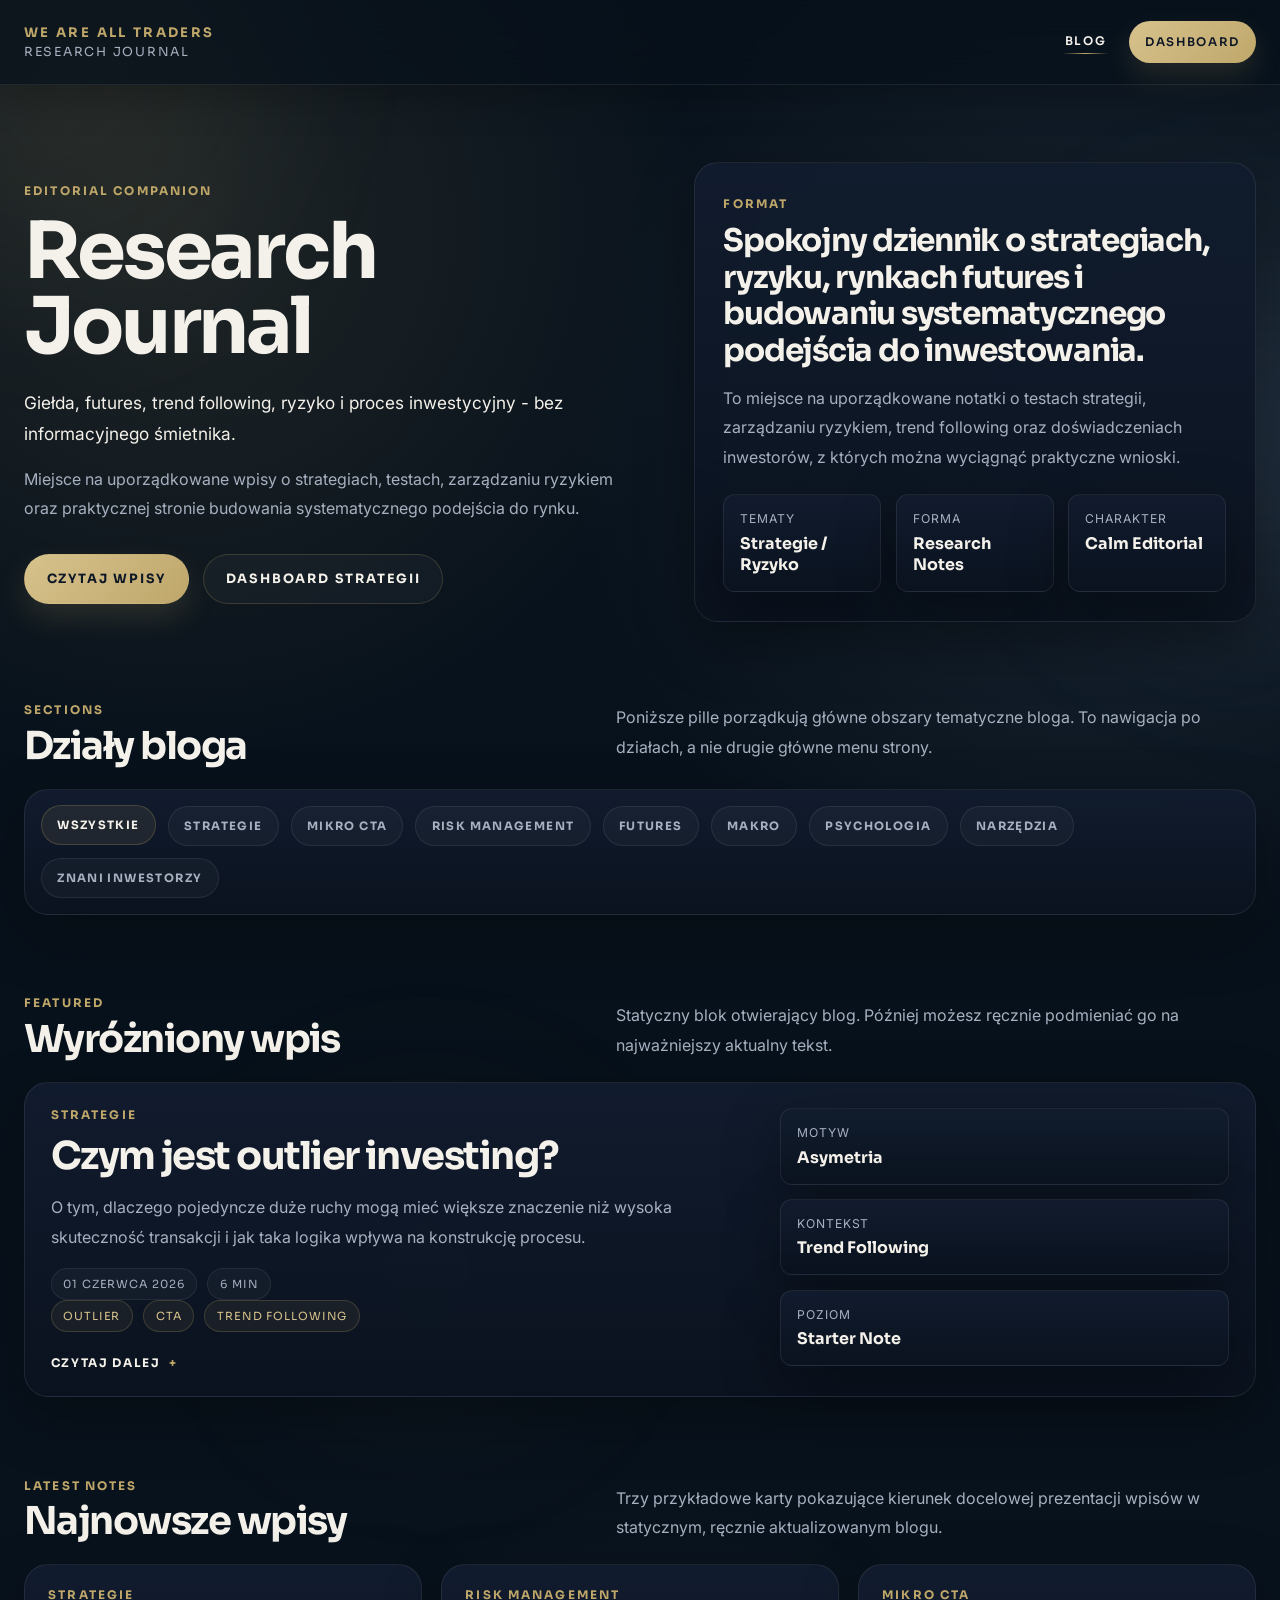
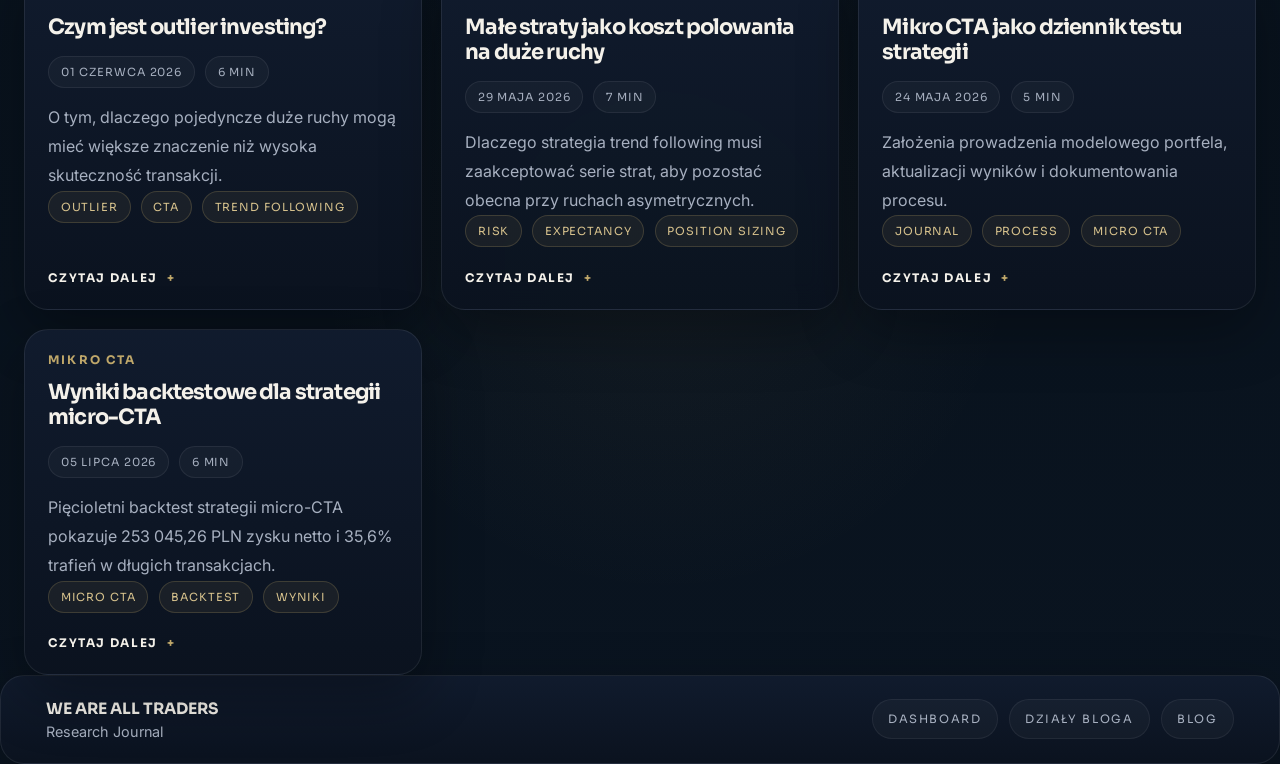
<file: blog/index.html>
<!DOCTYPE html>
<html lang="pl">
<head>
  <meta charset="UTF-8">
  <meta name="viewport" content="width=device-width, initial-scale=1.0">
  <title>Research Journal | WE ARE ALL TRADERS</title>
  <meta name="description" content="Research Journal WE ARE ALL TRADERS: strategie, testy, risk management i proces inwestycyjny bez informacyjnego śmietnika.">
  <meta property="og:title" content="Research Journal | WE ARE ALL TRADERS">
  <meta property="og:description" content="Czysta, statyczna sekcja blogowa o strategiach, futures, ryzyku i procesie inwestycyjnym.">
  <meta property="og:type" content="website">
  <meta property="og:url" content="https://wearealltraders.pl/blog/">
  <meta property="og:site_name" content="WE ARE ALL TRADERS">
  <link rel="preconnect" href="https://fonts.googleapis.com">
  <link rel="preconnect" href="https://fonts.gstatic.com" crossorigin>
  <link href="https://fonts.googleapis.com/css2?family=Inter:wght@400;500;600;700;800&family=Sora:wght@400;500;600;700;800&display=swap" rel="stylesheet">
  <link rel="stylesheet" href="style-blog.css">
</head>
<body>
  <div class="blog-shell">
    <div class="ambient ambient-a"></div>
    <div class="ambient ambient-b"></div>
    <div class="ambient ambient-c"></div>

    <header class="site-header">
      <div class="container header-inner">
        <a class="brand" href="index.html" aria-label="Strona główna bloga">
          <span class="brand-mark">WE ARE ALL TRADERS</span>
          <span class="brand-sub">Research Journal</span>
        </a>

        <nav class="main-nav" aria-label="Główna nawigacja">
          <a href="index.html" class="is-active">Blog</a>
          <a href="../index.html" class="nav-cta">Dashboard</a>
        </nav>
      </div>
    </header>

    <main>
      <section class="masthead">
        <div class="container masthead-grid">
          <div class="masthead-copy">
            <span class="eyebrow">Editorial Companion</span>
            <h1>Research Journal</h1>
            <p class="masthead-lead">Giełda, futures, trend following, ryzyko i proces inwestycyjny - bez informacyjnego śmietnika.</p>
            <p class="masthead-text">Miejsce na uporządkowane wpisy o strategiach, testach, zarządzaniu ryzykiem oraz praktycznej stronie budowania systematycznego podejścia do rynku.</p>
            <div class="masthead-actions">
              <a class="button button-primary" href="#posts">Czytaj wpisy</a>
              <a class="button button-secondary" href="../index.html">Dashboard strategii</a>
            </div>
          </div>

          <aside class="masthead-panel">
            <span class="panel-kicker">Format</span>
            <h2>Spokojny dziennik o strategiach, ryzyku, rynkach futures i budowaniu systematycznego podejścia do inwestowania.</h2>
            <p>To miejsce na uporządkowane notatki o testach strategii, zarządzaniu ryzykiem, trend following oraz doświadczeniach inwestorów, z których można wyciągnąć praktyczne wnioski.</p>
            <div class="mini-metrics">
              <article class="metric-card">
                <span>Tematy</span>
                <strong>Strategie / Ryzyko</strong>
              </article>
              <article class="metric-card">
                <span>Forma</span>
                <strong>Research Notes</strong>
              </article>
              <article class="metric-card">
                <span>Charakter</span>
                <strong>Calm Editorial</strong>
              </article>
            </div>
          </aside>
        </div>
      </section>

      <section id="categories" class="categories-section">
        <div class="container">
          <div class="section-heading section-heading-compact">
            <div>
              <span class="eyebrow">Sections</span>
              <h2>Działy bloga</h2>
            </div>
            <p>Poniższe pille porządkują główne obszary tematyczne bloga. To nawigacja po działach, a nie drugie główne menu strony.</p>
          </div>

          <div class="pill-row">
            <a class="pill is-active" href="#posts">Wszystkie</a>
            <a class="pill" id="category-strategie" href="#posts">Strategie</a>
            <a class="pill" href="#posts">Mikro CTA</a>
            <a class="pill" href="#posts">Risk Management</a>
            <a class="pill" href="#posts">Futures</a>
            <a class="pill" href="#posts">Makro</a>
            <a class="pill" href="#posts">Psychologia</a>
            <a class="pill" href="#posts">Narzędzia</a>
            <a class="pill" id="category-znani-inwestorzy" href="#posts">Znani inwestorzy</a>
          </div>
        </div>
      </section>

      <section class="featured-section">
        <div class="container">
          <div class="section-heading">
            <div>
              <span class="eyebrow">Featured</span>
              <h2>Wyróżniony wpis</h2>
            </div>
            <p>Statyczny blok otwierający blog. Później możesz ręcznie podmieniać go na najważniejszy aktualny tekst.</p>
          </div>

          <article class="featured-card">
            <div class="featured-copy">
              <span class="category-badge">Strategie</span>
              <h3 class="featured-title">
                <a href="posts/sample-outlier-investing.html">Czym jest outlier investing?</a>
              </h3>
              <p class="featured-excerpt">O tym, dlaczego pojedyncze duże ruchy mogą mieć większe znaczenie niż wysoka skuteczność transakcji i jak taka logika wpływa na konstrukcję procesu.</p>
              <div class="meta-row">
                <span class="meta-chip">01 czerwca 2026</span>
                <span class="meta-chip">6 min</span>
              </div>
              <div class="tag-row">
                <span class="tag">Outlier</span>
                <span class="tag">CTA</span>
                <span class="tag">Trend Following</span>
              </div>
              <div class="card-footer">
                <a class="read-more" href="posts/sample-outlier-investing.html">Czytaj dalej <span>+</span></a>
              </div>
            </div>

            <aside class="featured-side">
              <article class="metric-card">
                <span>Motyw</span>
                <strong>Asymetria</strong>
              </article>
              <article class="metric-card">
                <span>Kontekst</span>
                <strong>Trend Following</strong>
              </article>
              <article class="metric-card">
                <span>Poziom</span>
                <strong>Starter Note</strong>
              </article>
            </aside>
          </article>
        </div>
      </section>

      <section id="posts" class="posts-section">
        <div class="container">
          <div class="section-heading">
            <div>
              <span class="eyebrow">Latest Notes</span>
              <h2>Najnowsze wpisy</h2>
            </div>
            <p>Trzy przykładowe karty pokazujące kierunek docelowej prezentacji wpisów w statycznym, ręcznie aktualizowanym blogu.</p>
          </div>

          <div class="posts-grid">
            <article class="post-card">
              <span class="category-badge">Strategie</span>
              <h3 class="post-title">
                <a href="posts/sample-outlier-investing.html">Czym jest outlier investing?</a>
              </h3>
              <div class="meta-row">
                <span class="meta-chip">01 czerwca 2026</span>
                <span class="meta-chip">6 min</span>
              </div>
              <p class="post-excerpt">O tym, dlaczego pojedyncze duże ruchy mogą mieć większe znaczenie niż wysoka skuteczność transakcji.</p>
              <div class="tag-row">
                <span class="tag">Outlier</span>
                <span class="tag">CTA</span>
                <span class="tag">Trend Following</span>
              </div>
              <div class="card-footer">
                <a class="read-more" href="posts/sample-outlier-investing.html">Czytaj dalej <span>+</span></a>
              </div>
            </article>

            <article class="post-card">
              <span class="category-badge">Risk Management</span>
              <h3 class="post-title">
                <a href="posts/sample-risk-management.html">Małe straty jako koszt polowania na duże ruchy</a>
              </h3>
              <div class="meta-row">
                <span class="meta-chip">29 maja 2026</span>
                <span class="meta-chip">7 min</span>
              </div>
              <p class="post-excerpt">Dlaczego strategia trend following musi zaakceptować serie strat, aby pozostać obecna przy ruchach asymetrycznych.</p>
              <div class="tag-row">
                <span class="tag">Risk</span>
                <span class="tag">Expectancy</span>
                <span class="tag">Position Sizing</span>
              </div>
              <div class="card-footer">
                <a class="read-more" href="posts/sample-risk-management.html">Czytaj dalej <span>+</span></a>
              </div>
            </article>

            <article class="post-card">
              <span class="category-badge">Mikro CTA</span>
              <h3 class="post-title">
                <a href="posts/sample-micro-cta.html">Mikro CTA jako dziennik testu strategii</a>
              </h3>
              <div class="meta-row">
                <span class="meta-chip">24 maja 2026</span>
                <span class="meta-chip">5 min</span>
              </div>
              <p class="post-excerpt">Założenia prowadzenia modelowego portfela, aktualizacji wyników i dokumentowania procesu.</p>
              <div class="tag-row">
                <span class="tag">Journal</span>
                <span class="tag">Process</span>
                <span class="tag">Micro CTA</span>
              </div>
              <div class="card-footer">
                <a class="read-more" href="posts/sample-micro-cta.html">Czytaj dalej <span>+</span></a>
              </div>
            </article>

            <article class="post-card">
              <span class="category-badge">Mikro CTA</span>
              <h3 class="post-title">
                <a href="posts/wyniki-backtestowe-micro-cta.html">Wyniki backtestowe dla strategii micro-CTA</a>
              </h3>
              <div class="meta-row">
                <span class="meta-chip">05 lipca 2026</span>
                <span class="meta-chip">6 min</span>
              </div>
              <p class="post-excerpt">Pięcioletni backtest strategii micro-CTA pokazuje 253 045,26 PLN zysku netto i 35,6% trafień w długich transakcjach.</p>
              <div class="tag-row">
                <span class="tag">Micro CTA</span>
                <span class="tag">Backtest</span>
                <span class="tag">Wyniki</span>
              </div>
              <div class="card-footer">
                <a class="read-more" href="posts/wyniki-backtestowe-micro-cta.html">Czytaj dalej <span>+</span></a>
              </div>
            </article>
          </div>
        </div>
      </section>
    </main>

    <footer class="site-footer">
      <div class="container footer-inner">
        <div class="footer-copy">
          <strong>WE ARE ALL TRADERS</strong>
          <span>Research Journal</span>
        </div>

        <div class="footer-links">
          <a href="../index.html">Dashboard</a>
          <a href="#categories">Działy bloga</a>
          <a href="index.html">Blog</a>
        </div>
      </div>
    </footer>
  </div>
</body>
</html>
</file>
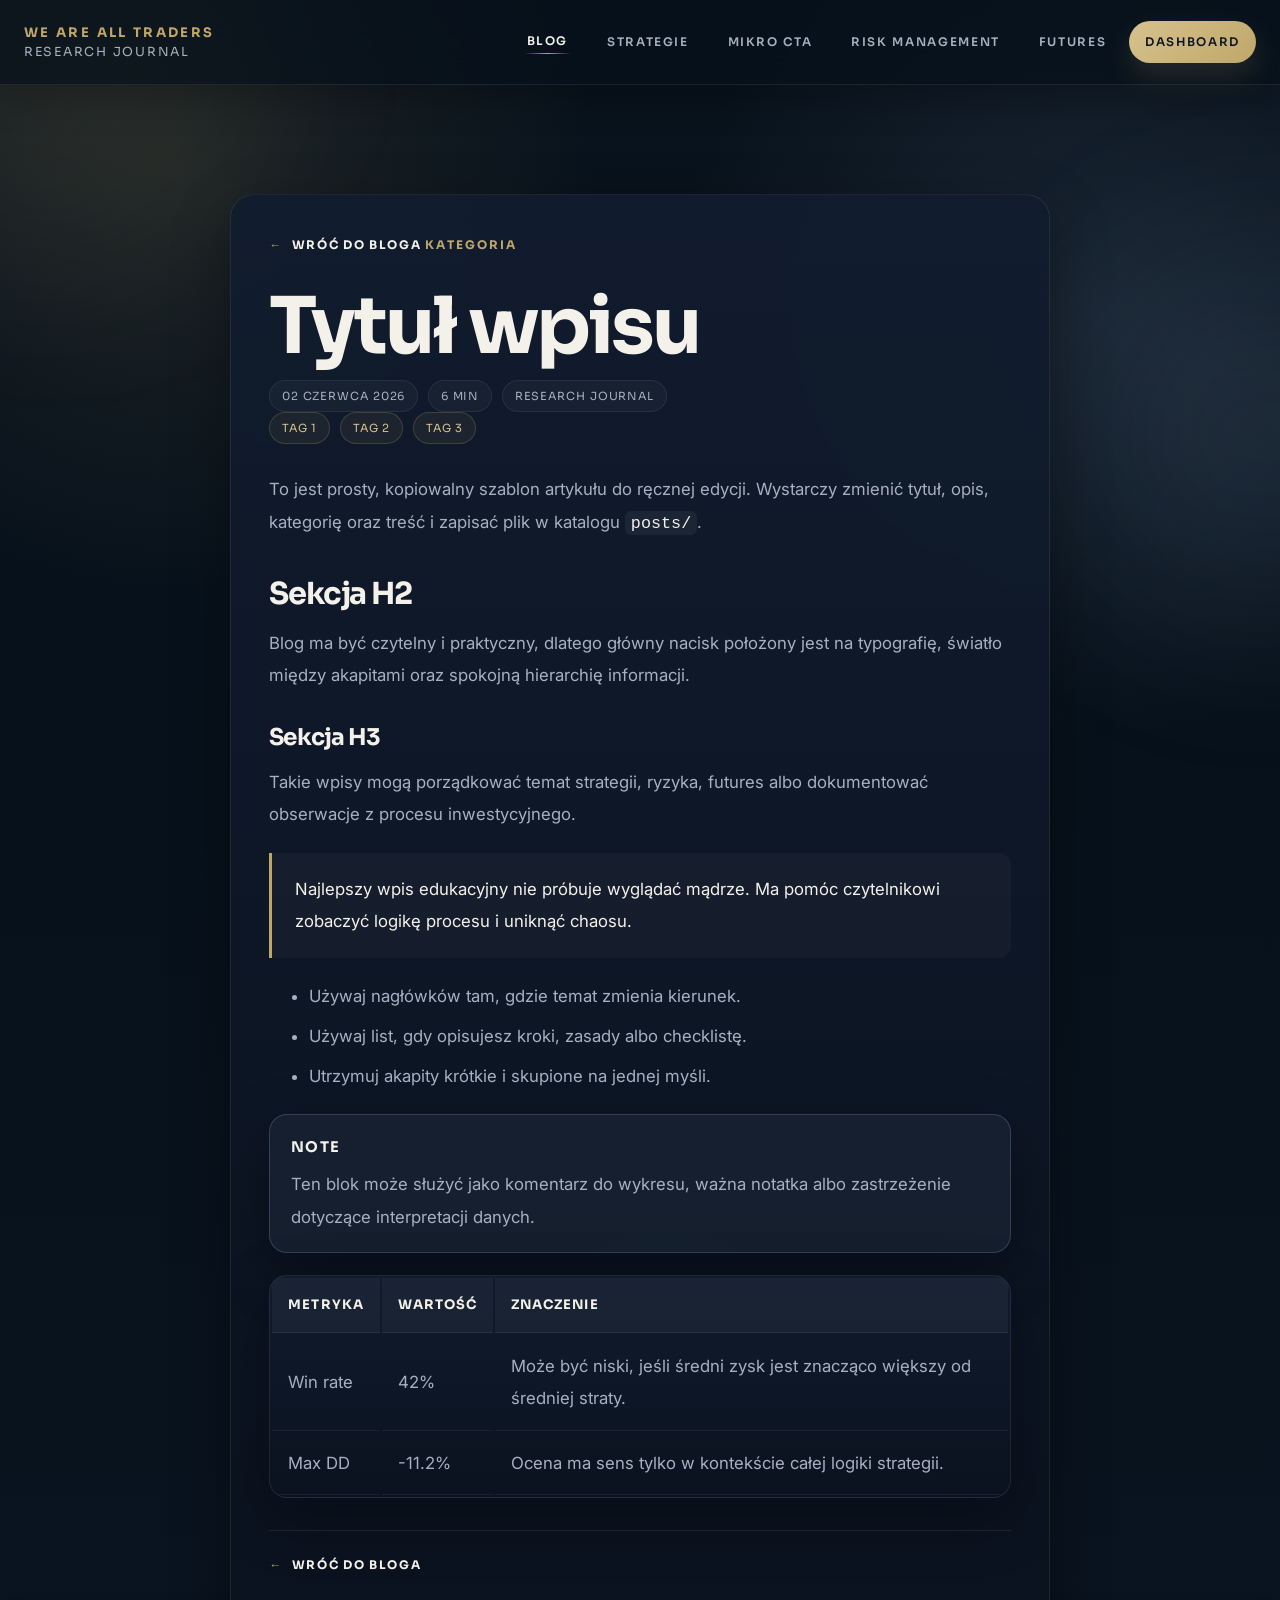
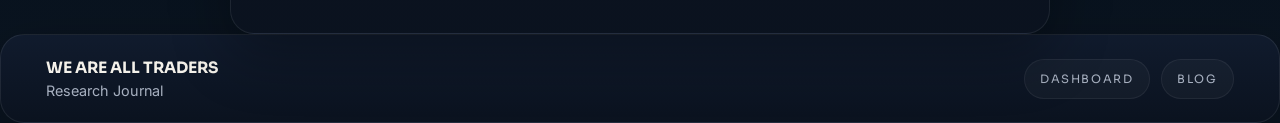
<file: blog/article-template.html>
<!DOCTYPE html>
<html lang="pl">
<head>
  <meta charset="UTF-8">
  <meta name="viewport" content="width=device-width, initial-scale=1.0">
  <title>Tytuł wpisu | Research Journal | WE ARE ALL TRADERS</title>
  <meta name="description" content="Krótki opis wpisu do ręcznej edycji.">
  <meta property="og:title" content="Tytuł wpisu | Research Journal | WE ARE ALL TRADERS">
  <meta property="og:description" content="Krótki opis wpisu do ręcznej edycji.">
  <meta property="og:type" content="article">
  <meta property="og:url" content="https://wearealltraders.pl/blog/posts/twoj-wpis.html">
  <meta property="og:site_name" content="WE ARE ALL TRADERS">
  <link rel="preconnect" href="https://fonts.googleapis.com">
  <link rel="preconnect" href="https://fonts.gstatic.com" crossorigin>
  <link href="https://fonts.googleapis.com/css2?family=Inter:wght@400;500;600;700;800&family=Sora:wght@400;500;600;700;800&display=swap" rel="stylesheet">
  <link rel="stylesheet" href="style-blog.css">
  <script defer src="lightbox.js"></script>
</head>
<body class="article-page">
  <div class="blog-shell">
    <div class="ambient ambient-a"></div>
    <div class="ambient ambient-b"></div>

    <header class="site-header">
      <div class="container header-inner">
        <a class="brand" href="index.html" aria-label="Strona główna bloga">
          <span class="brand-mark">WE ARE ALL TRADERS</span>
          <span class="brand-sub">Research Journal</span>
        </a>

        <nav class="main-nav" aria-label="Główna nawigacja">
          <a href="index.html" class="is-active">Blog</a>
          <a href="index.html#categories">Strategie</a>
          <a href="index.html#categories">Mikro CTA</a>
          <a href="index.html#categories">Risk Management</a>
          <a href="index.html#categories">Futures</a>
          <a href="../index.html" class="nav-cta">Dashboard</a>
        </nav>
      </div>
    </header>

    <main class="masthead">
      <div class="container">
        <article class="article-shell">
          <a class="back-link" href="index.html"><span>&larr;</span> Wróć do bloga</a>
          <span class="category-badge">Kategoria</span>
          <h1 class="article-title">Tytuł wpisu</h1>

          <div class="article-meta">
            <span class="meta-chip">02 czerwca 2026</span>
            <span class="meta-chip">6 min</span>
            <span class="meta-chip">Research Journal</span>
          </div>

          <div class="tag-row">
            <span class="tag">Tag 1</span>
            <span class="tag">Tag 2</span>
            <span class="tag">Tag 3</span>
          </div>

          <div class="article-body">
            <p>To jest prosty, kopiowalny szablon artykułu do ręcznej edycji. Wystarczy zmienić tytuł, opis, kategorię oraz treść i zapisać plik w katalogu <code>posts/</code>.</p>

            <h2>Sekcja H2</h2>
            <p>Blog ma być czytelny i praktyczny, dlatego główny nacisk położony jest na typografię, światło między akapitami oraz spokojną hierarchię informacji.</p>

            <h3>Sekcja H3</h3>
            <p>Takie wpisy mogą porządkować temat strategii, ryzyka, futures albo dokumentować obserwacje z procesu inwestycyjnego.</p>

            <blockquote>
              Najlepszy wpis edukacyjny nie próbuje wyglądać mądrze. Ma pomóc czytelnikowi zobaczyć logikę procesu i uniknąć chaosu.
            </blockquote>

            <ul>
              <li>Używaj nagłówków tam, gdzie temat zmienia kierunek.</li>
              <li>Używaj list, gdy opisujesz kroki, zasady albo checklistę.</li>
              <li>Utrzymuj akapity krótkie i skupione na jednej myśli.</li>
            </ul>

            <div class="callout">
              <strong>Note</strong>
              Ten blok może służyć jako komentarz do wykresu, ważna notatka albo zastrzeżenie dotyczące interpretacji danych.
            </div>

            <div class="table-wrap">
              <table>
                <thead>
                  <tr>
                    <th>Metryka</th>
                    <th>Wartość</th>
                    <th>Znaczenie</th>
                  </tr>
                </thead>
                <tbody>
                  <tr>
                    <td>Win rate</td>
                    <td>42%</td>
                    <td>Może być niski, jeśli średni zysk jest znacząco większy od średniej straty.</td>
                  </tr>
                  <tr>
                    <td>Max DD</td>
                    <td>-11.2%</td>
                    <td>Ocena ma sens tylko w kontekście całej logiki strategii.</td>
                  </tr>
                </tbody>
              </table>
            </div>
          </div>

          <footer class="article-footer">
            <a class="back-link" href="index.html"><span>&larr;</span> Wróć do bloga</a>
          </footer>
        </article>
      </div>
    </main>

    <footer class="site-footer">
      <div class="container footer-inner">
        <div class="footer-copy">
          <strong>WE ARE ALL TRADERS</strong>
          <span>Research Journal</span>
        </div>

        <div class="footer-links">
          <a href="../index.html">Dashboard</a>
          <a href="index.html">Blog</a>
        </div>
      </div>
    </footer>
  </div>
</body>
</html>
</file>
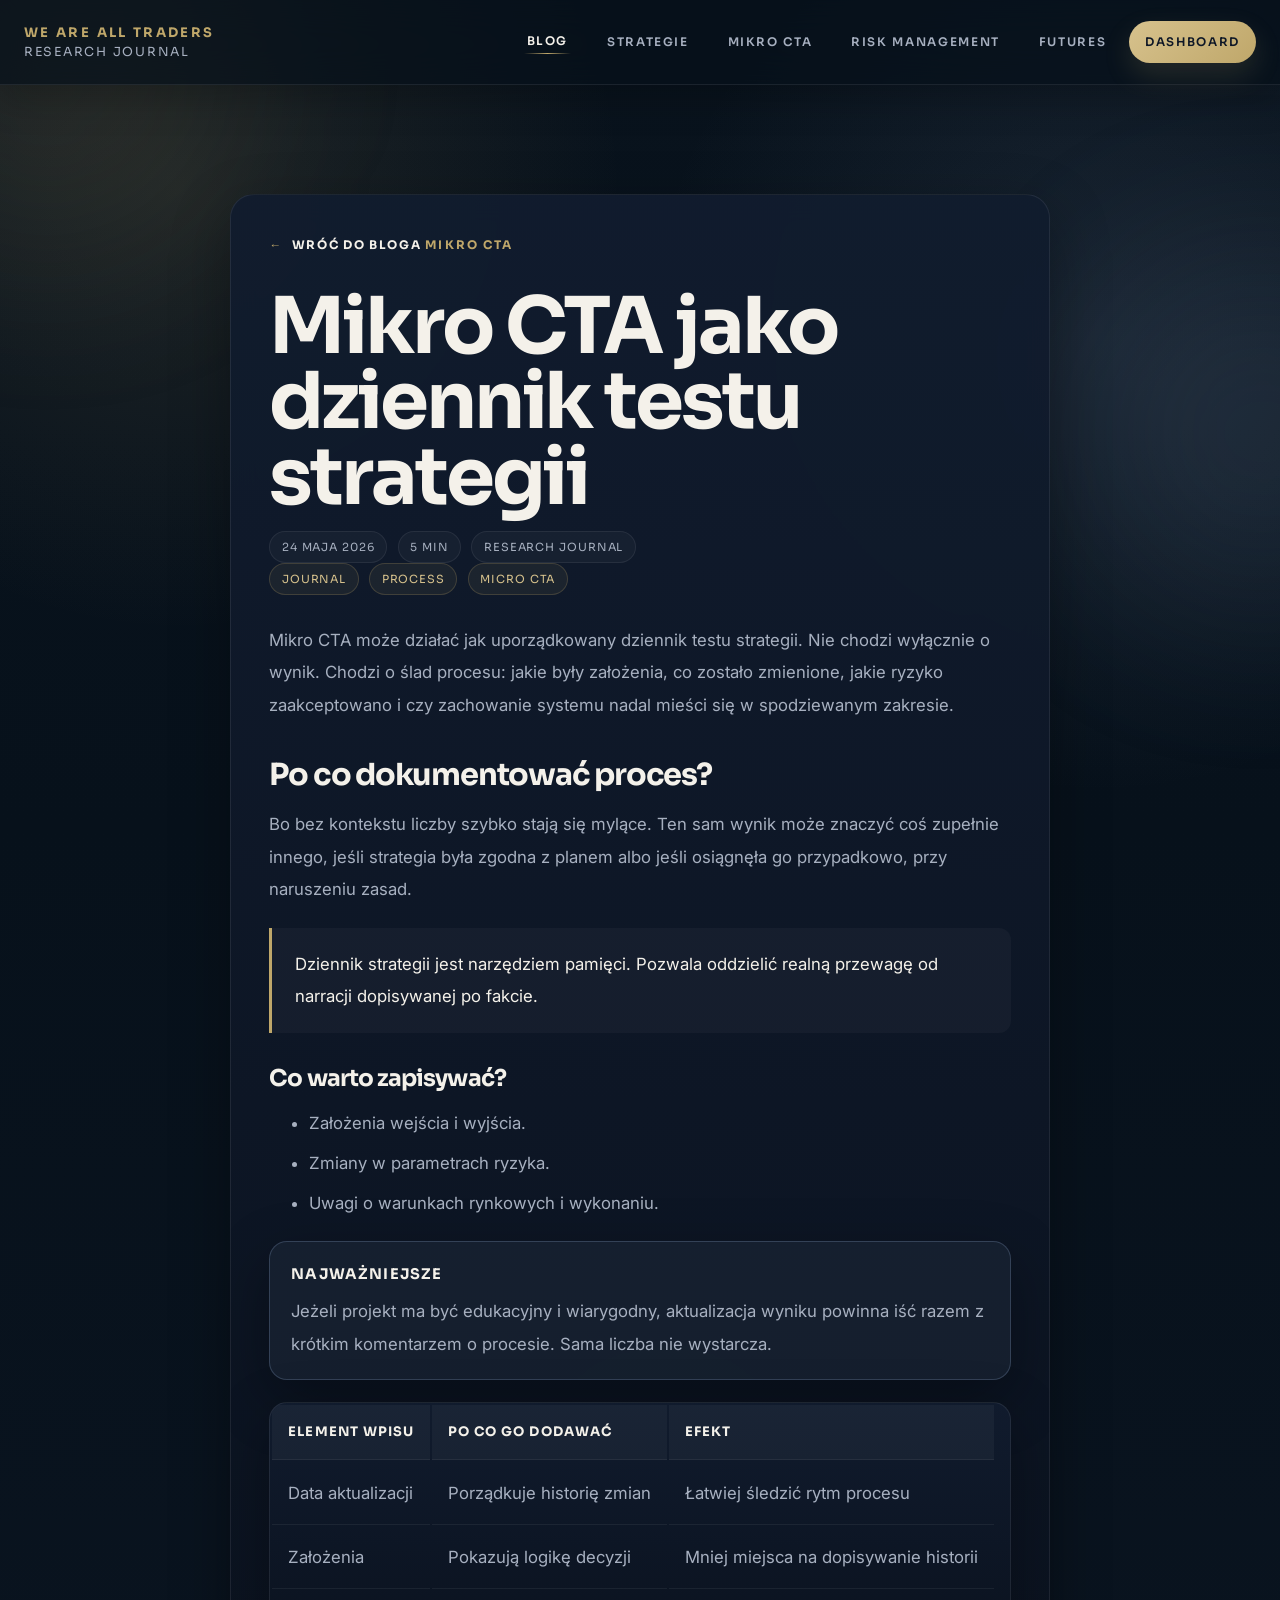
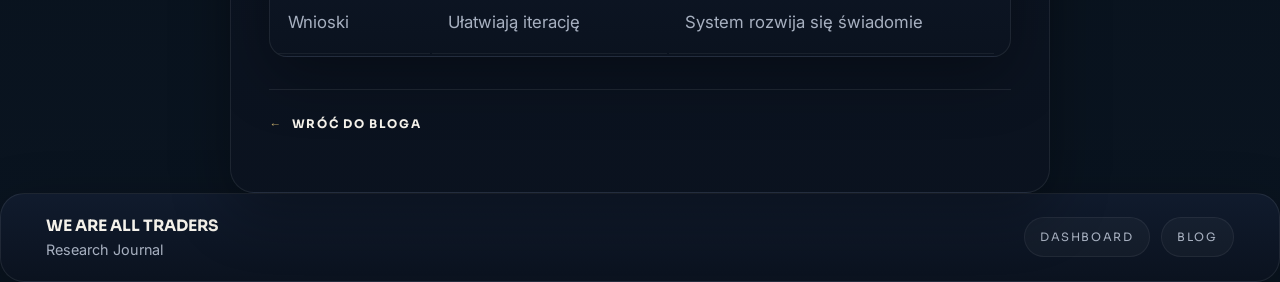
<file: blog/posts/sample-micro-cta.html>
<!DOCTYPE html>
<html lang="pl">
<head>
  <meta charset="UTF-8">
  <meta name="viewport" content="width=device-width, initial-scale=1.0">
  <title>Mikro CTA jako dziennik testu strategii | Research Journal | WE ARE ALL TRADERS</title>
  <meta name="description" content="Krótki, statyczny wpis o tym, jak prowadzić dziennik modelowego portfela i dokumentować proces w projekcie Mikro CTA.">
  <meta property="og:title" content="Mikro CTA jako dziennik testu strategii">
  <meta property="og:description" content="Założenia prowadzenia modelowego portfela, aktualizacji wyników i dokumentowania procesu.">
  <meta property="og:type" content="article">
  <meta property="og:url" content="https://wearealltraders.pl/blog/posts/sample-micro-cta.html">
  <meta property="og:site_name" content="WE ARE ALL TRADERS">
  <link rel="preconnect" href="https://fonts.googleapis.com">
  <link rel="preconnect" href="https://fonts.gstatic.com" crossorigin>
  <link href="https://fonts.googleapis.com/css2?family=Inter:wght@400;500;600;700;800&family=Sora:wght@400;500;600;700;800&display=swap" rel="stylesheet">
  <link rel="stylesheet" href="../style-blog.css">
  <script defer src="../lightbox.js"></script>
</head>
<body class="article-page">
  <div class="blog-shell">
    <div class="ambient ambient-a"></div>
    <div class="ambient ambient-b"></div>

    <header class="site-header">
      <div class="container header-inner">
        <a class="brand" href="../index.html" aria-label="Strona główna bloga">
          <span class="brand-mark">WE ARE ALL TRADERS</span>
          <span class="brand-sub">Research Journal</span>
        </a>

        <nav class="main-nav" aria-label="Główna nawigacja">
          <a href="../index.html" class="is-active">Blog</a>
          <a href="../index.html#categories">Strategie</a>
          <a href="../index.html#categories">Mikro CTA</a>
          <a href="../index.html#categories">Risk Management</a>
          <a href="../index.html#categories">Futures</a>
          <a href="../../index.html" class="nav-cta">Dashboard</a>
        </nav>
      </div>
    </header>

    <main class="masthead">
      <div class="container">
        <article class="article-shell">
          <a class="back-link" href="../index.html"><span>&larr;</span> Wróć do bloga</a>
          <span class="category-badge">Mikro CTA</span>
          <h1 class="article-title">Mikro CTA jako dziennik testu strategii</h1>

          <div class="article-meta">
            <span class="meta-chip">24 maja 2026</span>
            <span class="meta-chip">5 min</span>
            <span class="meta-chip">Research Journal</span>
          </div>

          <div class="tag-row">
            <span class="tag">Journal</span>
            <span class="tag">Process</span>
            <span class="tag">Micro CTA</span>
          </div>

          <div class="article-body">
            <p>Mikro CTA może działać jak uporządkowany dziennik testu strategii. Nie chodzi wyłącznie o wynik. Chodzi o ślad procesu: jakie były założenia, co zostało zmienione, jakie ryzyko zaakceptowano i czy zachowanie systemu nadal mieści się w spodziewanym zakresie.</p>

            <h2>Po co dokumentować proces?</h2>
            <p>Bo bez kontekstu liczby szybko stają się mylące. Ten sam wynik może znaczyć coś zupełnie innego, jeśli strategia była zgodna z planem albo jeśli osiągnęła go przypadkowo, przy naruszeniu zasad.</p>

            <blockquote>
              Dziennik strategii jest narzędziem pamięci. Pozwala oddzielić realną przewagę od narracji dopisywanej po fakcie.
            </blockquote>

            <h3>Co warto zapisywać?</h3>
            <ul>
              <li>Założenia wejścia i wyjścia.</li>
              <li>Zmiany w parametrach ryzyka.</li>
              <li>Uwagi o warunkach rynkowych i wykonaniu.</li>
            </ul>

            <div class="callout">
              <strong>Najważniejsze</strong>
              Jeżeli projekt ma być edukacyjny i wiarygodny, aktualizacja wyniku powinna iść razem z krótkim komentarzem o procesie. Sama liczba nie wystarcza.
            </div>

            <div class="table-wrap">
              <table>
                <thead>
                  <tr>
                    <th>Element wpisu</th>
                    <th>Po co go dodawać</th>
                    <th>Efekt</th>
                  </tr>
                </thead>
                <tbody>
                  <tr>
                    <td>Data aktualizacji</td>
                    <td>Porządkuje historię zmian</td>
                    <td>Łatwiej śledzić rytm procesu</td>
                  </tr>
                  <tr>
                    <td>Założenia</td>
                    <td>Pokazują logikę decyzji</td>
                    <td>Mniej miejsca na dopisywanie historii</td>
                  </tr>
                  <tr>
                    <td>Wnioski</td>
                    <td>Ułatwiają iterację</td>
                    <td>System rozwija się świadomie</td>
                  </tr>
                </tbody>
              </table>
            </div>
          </div>

          <footer class="article-footer">
            <a class="back-link" href="../index.html"><span>&larr;</span> Wróć do bloga</a>
          </footer>
        </article>
      </div>
    </main>

    <footer class="site-footer">
      <div class="container footer-inner">
        <div class="footer-copy">
          <strong>WE ARE ALL TRADERS</strong>
          <span>Research Journal</span>
        </div>

        <div class="footer-links">
          <a href="../../index.html">Dashboard</a>
          <a href="../index.html">Blog</a>
        </div>
      </div>
    </footer>
  </div>
</body>
</html>
</file>
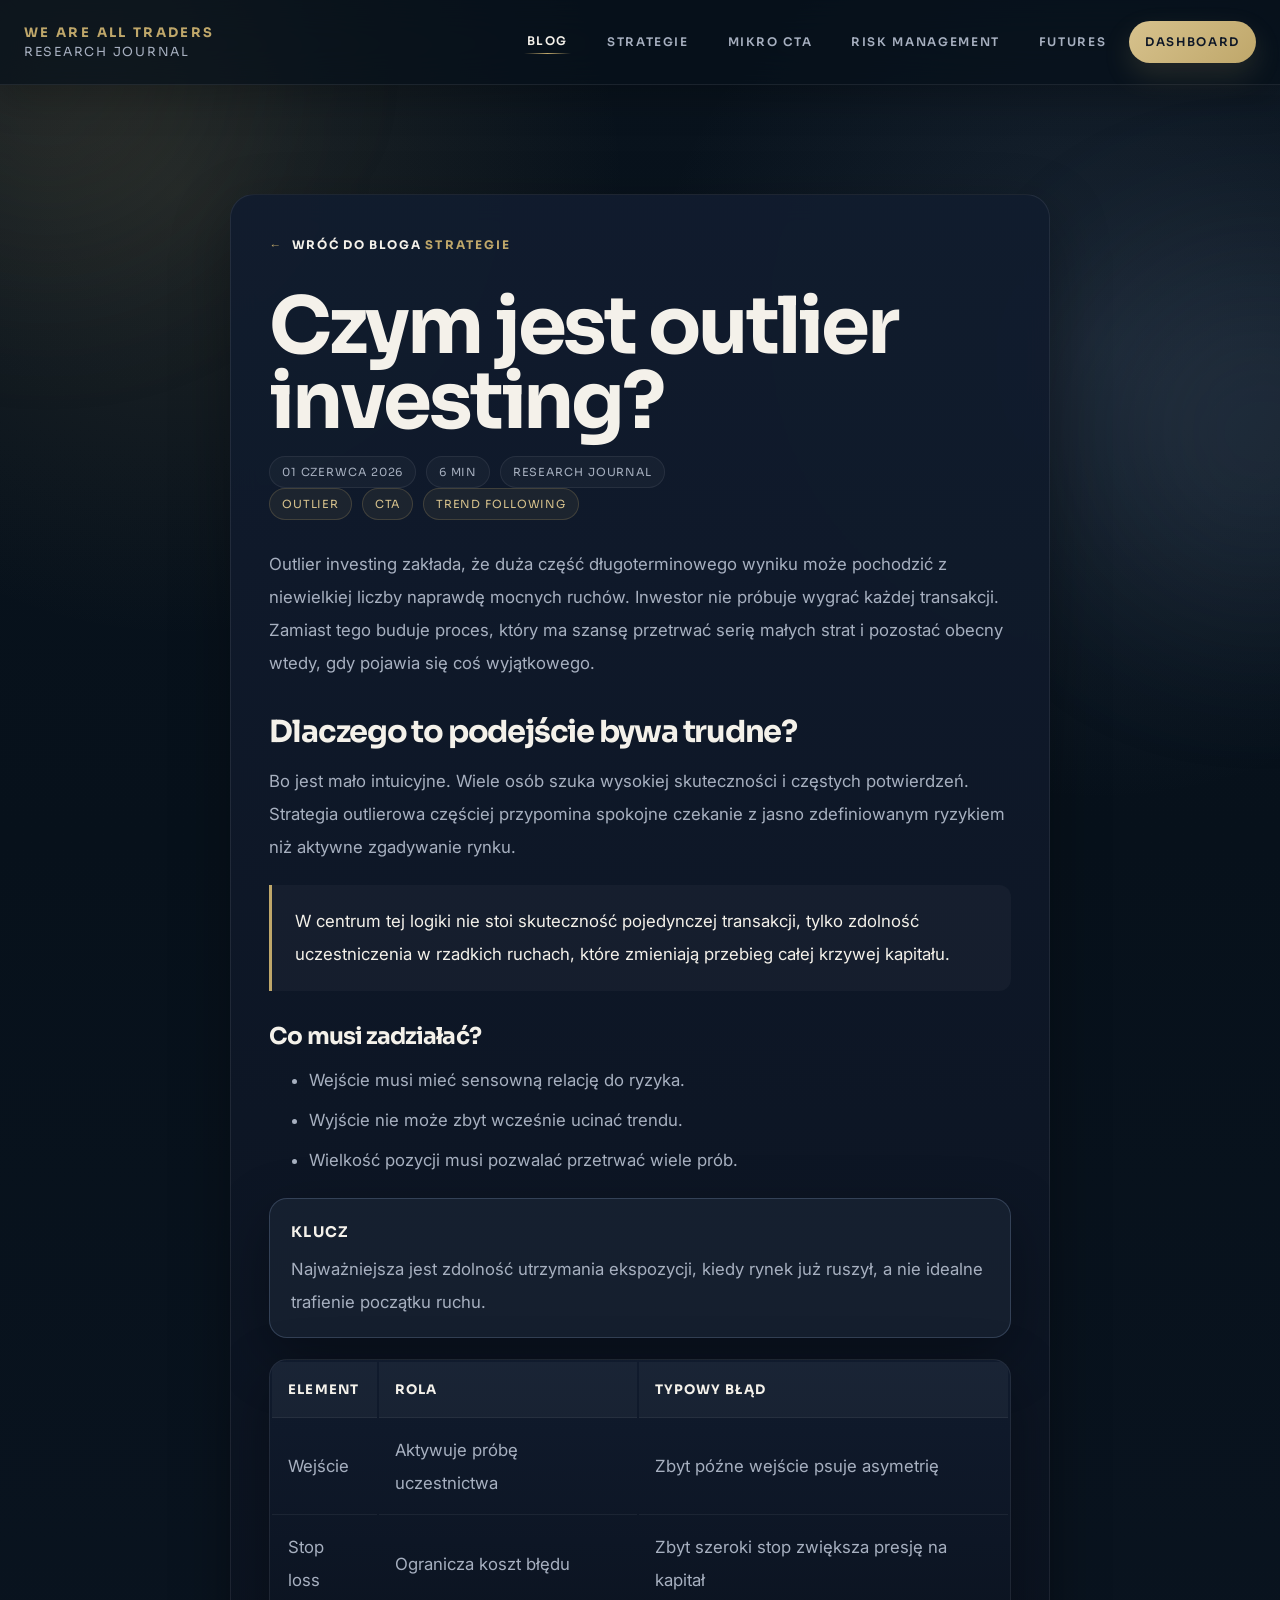
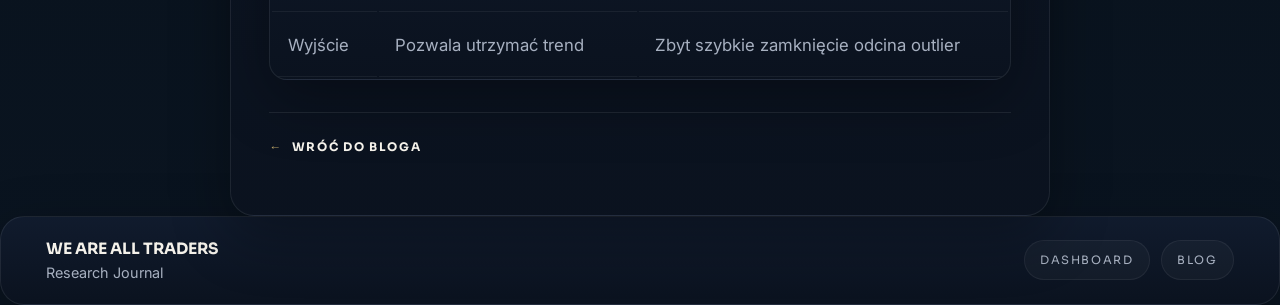
<file: blog/posts/sample-outlier-investing.html>
<!DOCTYPE html>
<html lang="pl">
<head>
  <meta charset="UTF-8">
  <meta name="viewport" content="width=device-width, initial-scale=1.0">
  <title>Czym jest outlier investing? | Research Journal | WE ARE ALL TRADERS</title>
  <meta name="description" content="Krótki, statyczny wpis pokazujący logikę outlier investing i znaczenie dużych ruchów w strategiach trend following.">
  <meta property="og:title" content="Czym jest outlier investing?">
  <meta property="og:description" content="Dlaczego pojedyncze duże ruchy mogą znaczyć więcej niż wysoka skuteczność transakcji.">
  <meta property="og:type" content="article">
  <meta property="og:url" content="https://wearealltraders.pl/blog/posts/sample-outlier-investing.html">
  <meta property="og:site_name" content="WE ARE ALL TRADERS">
  <link rel="preconnect" href="https://fonts.googleapis.com">
  <link rel="preconnect" href="https://fonts.gstatic.com" crossorigin>
  <link href="https://fonts.googleapis.com/css2?family=Inter:wght@400;500;600;700;800&family=Sora:wght@400;500;600;700;800&display=swap" rel="stylesheet">
  <link rel="stylesheet" href="../style-blog.css">
  <script defer src="../lightbox.js"></script>
</head>
<body class="article-page">
  <div class="blog-shell">
    <div class="ambient ambient-a"></div>
    <div class="ambient ambient-b"></div>

    <header class="site-header">
      <div class="container header-inner">
        <a class="brand" href="../index.html" aria-label="Strona główna bloga">
          <span class="brand-mark">WE ARE ALL TRADERS</span>
          <span class="brand-sub">Research Journal</span>
        </a>

        <nav class="main-nav" aria-label="Główna nawigacja">
          <a href="../index.html" class="is-active">Blog</a>
          <a href="../index.html#categories">Strategie</a>
          <a href="../index.html#categories">Mikro CTA</a>
          <a href="../index.html#categories">Risk Management</a>
          <a href="../index.html#categories">Futures</a>
          <a href="../../index.html" class="nav-cta">Dashboard</a>
        </nav>
      </div>
    </header>

    <main class="masthead">
      <div class="container">
        <article class="article-shell">
          <a class="back-link" href="../index.html"><span>&larr;</span> Wróć do bloga</a>
          <span class="category-badge">Strategie</span>
          <h1 class="article-title">Czym jest outlier investing?</h1>

          <div class="article-meta">
            <span class="meta-chip">01 czerwca 2026</span>
            <span class="meta-chip">6 min</span>
            <span class="meta-chip">Research Journal</span>
          </div>

          <div class="tag-row">
            <span class="tag">Outlier</span>
            <span class="tag">CTA</span>
            <span class="tag">Trend Following</span>
          </div>

          <div class="article-body">
            <p>Outlier investing zakłada, że duża część długoterminowego wyniku może pochodzić z niewielkiej liczby naprawdę mocnych ruchów. Inwestor nie próbuje wygrać każdej transakcji. Zamiast tego buduje proces, który ma szansę przetrwać serię małych strat i pozostać obecny wtedy, gdy pojawia się coś wyjątkowego.</p>

            <h2>Dlaczego to podejście bywa trudne?</h2>
            <p>Bo jest mało intuicyjne. Wiele osób szuka wysokiej skuteczności i częstych potwierdzeń. Strategia outlierowa częściej przypomina spokojne czekanie z jasno zdefiniowanym ryzykiem niż aktywne zgadywanie rynku.</p>

            <blockquote>
              W centrum tej logiki nie stoi skuteczność pojedynczej transakcji, tylko zdolność uczestniczenia w rzadkich ruchach, które zmieniają przebieg całej krzywej kapitału.
            </blockquote>

            <h3>Co musi zadziałać?</h3>
            <ul>
              <li>Wejście musi mieć sensowną relację do ryzyka.</li>
              <li>Wyjście nie może zbyt wcześnie ucinać trendu.</li>
              <li>Wielkość pozycji musi pozwalać przetrwać wiele prób.</li>
            </ul>

            <div class="callout">
              <strong>Klucz</strong>
              Najważniejsza jest zdolność utrzymania ekspozycji, kiedy rynek już ruszył, a nie idealne trafienie początku ruchu.
            </div>

            <div class="table-wrap">
              <table>
                <thead>
                  <tr>
                    <th>Element</th>
                    <th>Rola</th>
                    <th>Typowy błąd</th>
                  </tr>
                </thead>
                <tbody>
                  <tr>
                    <td>Wejście</td>
                    <td>Aktywuje próbę uczestnictwa</td>
                    <td>Zbyt późne wejście psuje asymetrię</td>
                  </tr>
                  <tr>
                    <td>Stop loss</td>
                    <td>Ogranicza koszt błędu</td>
                    <td>Zbyt szeroki stop zwiększa presję na kapitał</td>
                  </tr>
                  <tr>
                    <td>Wyjście</td>
                    <td>Pozwala utrzymać trend</td>
                    <td>Zbyt szybkie zamknięcie odcina outlier</td>
                  </tr>
                </tbody>
              </table>
            </div>
          </div>

          <footer class="article-footer">
            <a class="back-link" href="../index.html"><span>&larr;</span> Wróć do bloga</a>
          </footer>
        </article>
      </div>
    </main>

    <footer class="site-footer">
      <div class="container footer-inner">
        <div class="footer-copy">
          <strong>WE ARE ALL TRADERS</strong>
          <span>Research Journal</span>
        </div>

        <div class="footer-links">
          <a href="../../index.html">Dashboard</a>
          <a href="../index.html">Blog</a>
        </div>
      </div>
    </footer>
  </div>
</body>
</html>
</file>
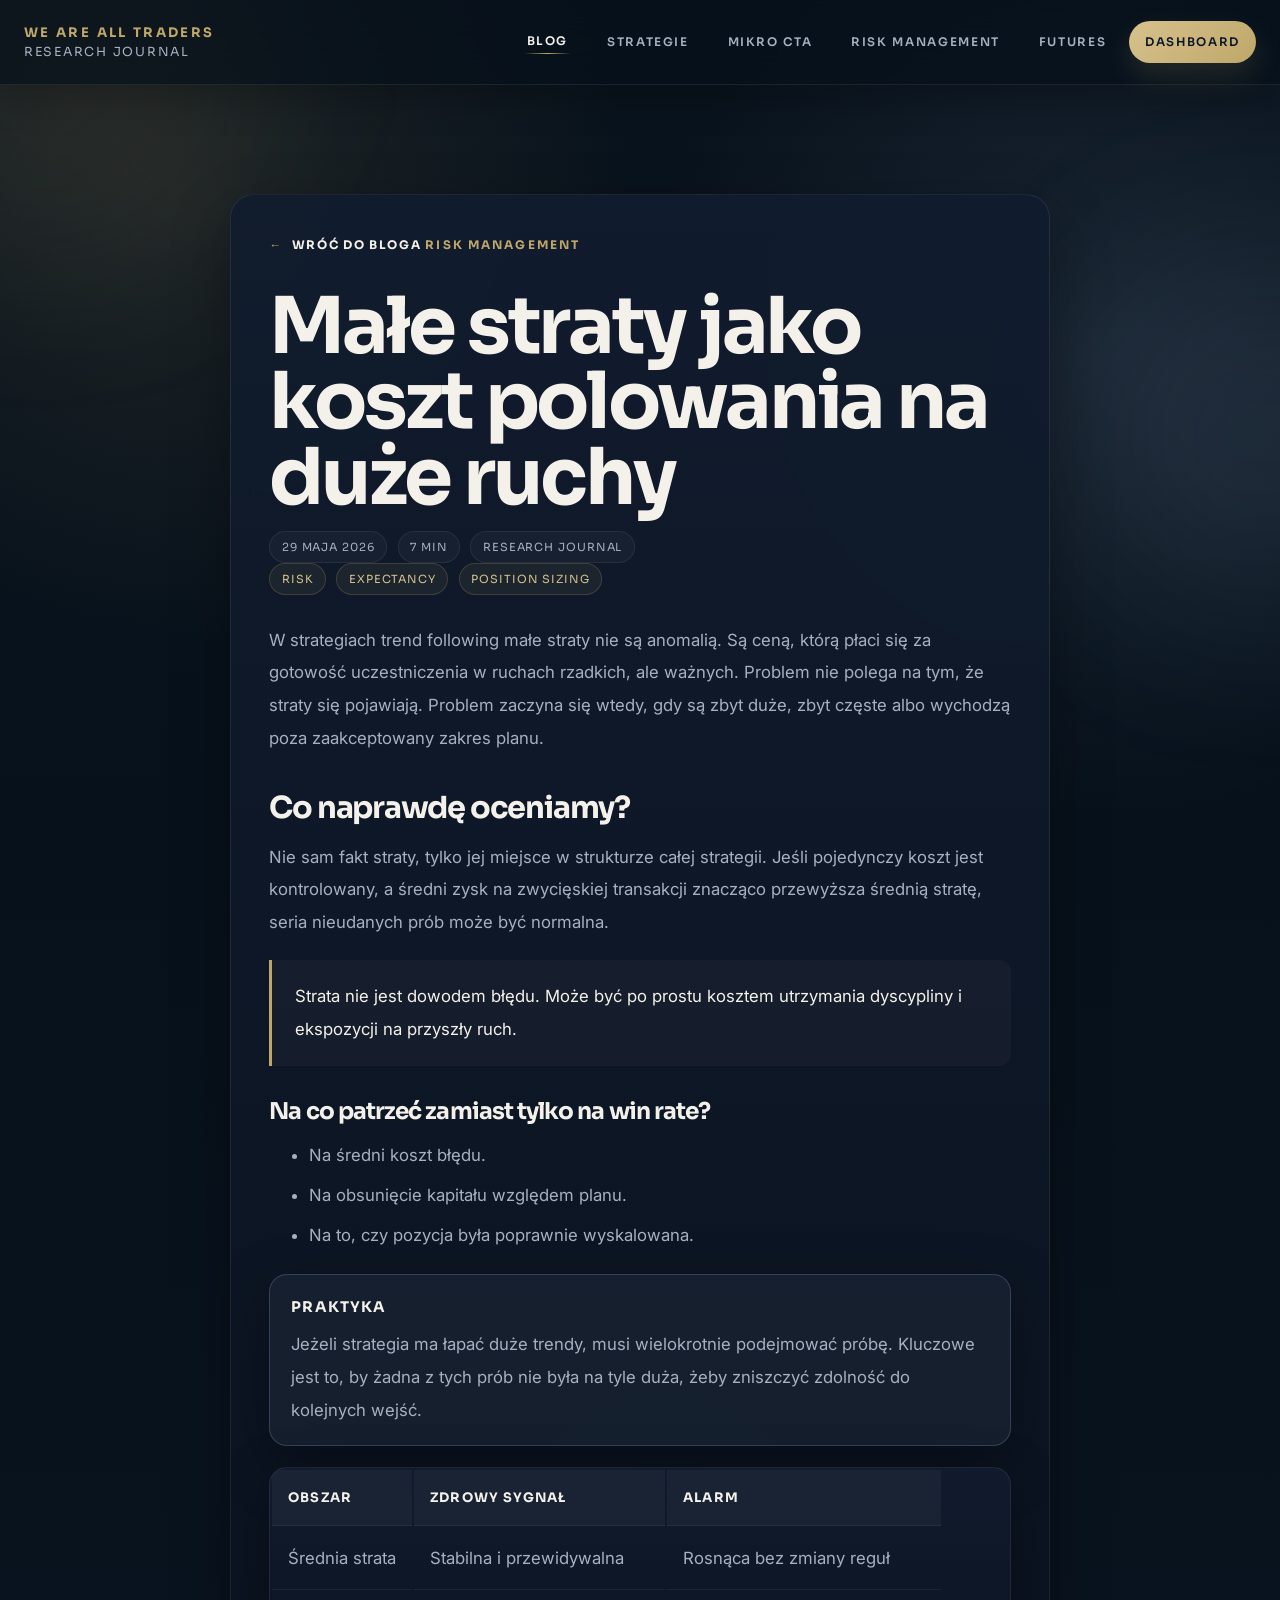
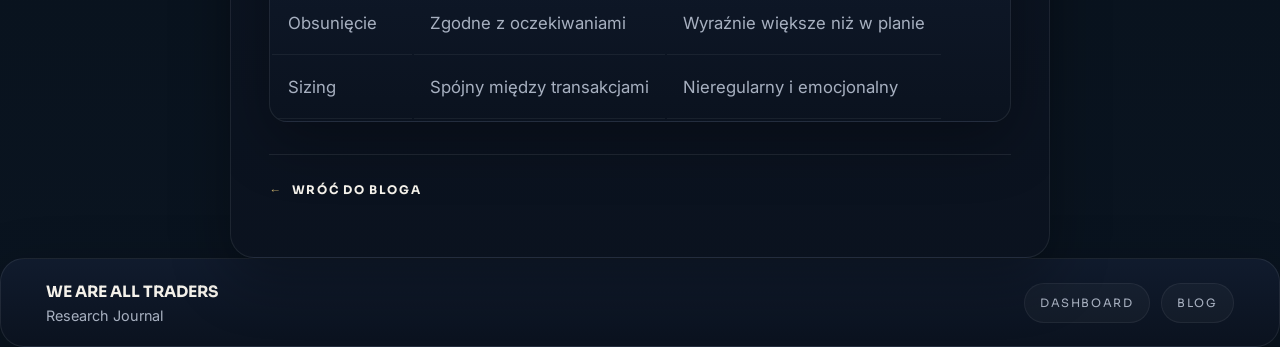
<file: blog/posts/sample-risk-management.html>
<!DOCTYPE html>
<html lang="pl">
<head>
  <meta charset="UTF-8">
  <meta name="viewport" content="width=device-width, initial-scale=1.0">
  <title>Małe straty jako koszt polowania na duże ruchy | Research Journal | WE ARE ALL TRADERS</title>
  <meta name="description" content="Krótki, edukacyjny wpis o tym, dlaczego małe straty są naturalnym kosztem działania strategii trend following.">
  <meta property="og:title" content="Małe straty jako koszt polowania na duże ruchy">
  <meta property="og:description" content="Dlaczego strategia musi zaakceptować serie strat, jeśli chce pozostać przy ruchach asymetrycznych.">
  <meta property="og:type" content="article">
  <meta property="og:url" content="https://wearealltraders.pl/blog/posts/sample-risk-management.html">
  <meta property="og:site_name" content="WE ARE ALL TRADERS">
  <link rel="preconnect" href="https://fonts.googleapis.com">
  <link rel="preconnect" href="https://fonts.gstatic.com" crossorigin>
  <link href="https://fonts.googleapis.com/css2?family=Inter:wght@400;500;600;700;800&family=Sora:wght@400;500;600;700;800&display=swap" rel="stylesheet">
  <link rel="stylesheet" href="../style-blog.css">
  <script defer src="../lightbox.js"></script>
</head>
<body class="article-page">
  <div class="blog-shell">
    <div class="ambient ambient-a"></div>
    <div class="ambient ambient-b"></div>

    <header class="site-header">
      <div class="container header-inner">
        <a class="brand" href="../index.html" aria-label="Strona główna bloga">
          <span class="brand-mark">WE ARE ALL TRADERS</span>
          <span class="brand-sub">Research Journal</span>
        </a>

        <nav class="main-nav" aria-label="Główna nawigacja">
          <a href="../index.html" class="is-active">Blog</a>
          <a href="../index.html#categories">Strategie</a>
          <a href="../index.html#categories">Mikro CTA</a>
          <a href="../index.html#categories">Risk Management</a>
          <a href="../index.html#categories">Futures</a>
          <a href="../../index.html" class="nav-cta">Dashboard</a>
        </nav>
      </div>
    </header>

    <main class="masthead">
      <div class="container">
        <article class="article-shell">
          <a class="back-link" href="../index.html"><span>&larr;</span> Wróć do bloga</a>
          <span class="category-badge">Risk Management</span>
          <h1 class="article-title">Małe straty jako koszt polowania na duże ruchy</h1>

          <div class="article-meta">
            <span class="meta-chip">29 maja 2026</span>
            <span class="meta-chip">7 min</span>
            <span class="meta-chip">Research Journal</span>
          </div>

          <div class="tag-row">
            <span class="tag">Risk</span>
            <span class="tag">Expectancy</span>
            <span class="tag">Position Sizing</span>
          </div>

          <div class="article-body">
            <p>W strategiach trend following małe straty nie są anomalią. Są ceną, którą płaci się za gotowość uczestniczenia w ruchach rzadkich, ale ważnych. Problem nie polega na tym, że straty się pojawiają. Problem zaczyna się wtedy, gdy są zbyt duże, zbyt częste albo wychodzą poza zaakceptowany zakres planu.</p>

            <h2>Co naprawdę oceniamy?</h2>
            <p>Nie sam fakt straty, tylko jej miejsce w strukturze całej strategii. Jeśli pojedynczy koszt jest kontrolowany, a średni zysk na zwycięskiej transakcji znacząco przewyższa średnią stratę, seria nieudanych prób może być normalna.</p>

            <blockquote>
              Strata nie jest dowodem błędu. Może być po prostu kosztem utrzymania dyscypliny i ekspozycji na przyszły ruch.
            </blockquote>

            <h3>Na co patrzeć zamiast tylko na win rate?</h3>
            <ul>
              <li>Na średni koszt błędu.</li>
              <li>Na obsunięcie kapitału względem planu.</li>
              <li>Na to, czy pozycja była poprawnie wyskalowana.</li>
            </ul>

            <div class="callout">
              <strong>Praktyka</strong>
              Jeżeli strategia ma łapać duże trendy, musi wielokrotnie podejmować próbę. Kluczowe jest to, by żadna z tych prób nie była na tyle duża, żeby zniszczyć zdolność do kolejnych wejść.
            </div>

            <div class="table-wrap">
              <table>
                <thead>
                  <tr>
                    <th>Obszar</th>
                    <th>Zdrowy sygnał</th>
                    <th>Alarm</th>
                  </tr>
                </thead>
                <tbody>
                  <tr>
                    <td>Średnia strata</td>
                    <td>Stabilna i przewidywalna</td>
                    <td>Rosnąca bez zmiany reguł</td>
                  </tr>
                  <tr>
                    <td>Obsunięcie</td>
                    <td>Zgodne z oczekiwaniami</td>
                    <td>Wyraźnie większe niż w planie</td>
                  </tr>
                  <tr>
                    <td>Sizing</td>
                    <td>Spójny między transakcjami</td>
                    <td>Nieregularny i emocjonalny</td>
                  </tr>
                </tbody>
              </table>
            </div>
          </div>

          <footer class="article-footer">
            <a class="back-link" href="../index.html"><span>&larr;</span> Wróć do bloga</a>
          </footer>
        </article>
      </div>
    </main>

    <footer class="site-footer">
      <div class="container footer-inner">
        <div class="footer-copy">
          <strong>WE ARE ALL TRADERS</strong>
          <span>Research Journal</span>
        </div>

        <div class="footer-links">
          <a href="../../index.html">Dashboard</a>
          <a href="../index.html">Blog</a>
        </div>
      </div>
    </footer>
  </div>
</body>
</html>
</file>
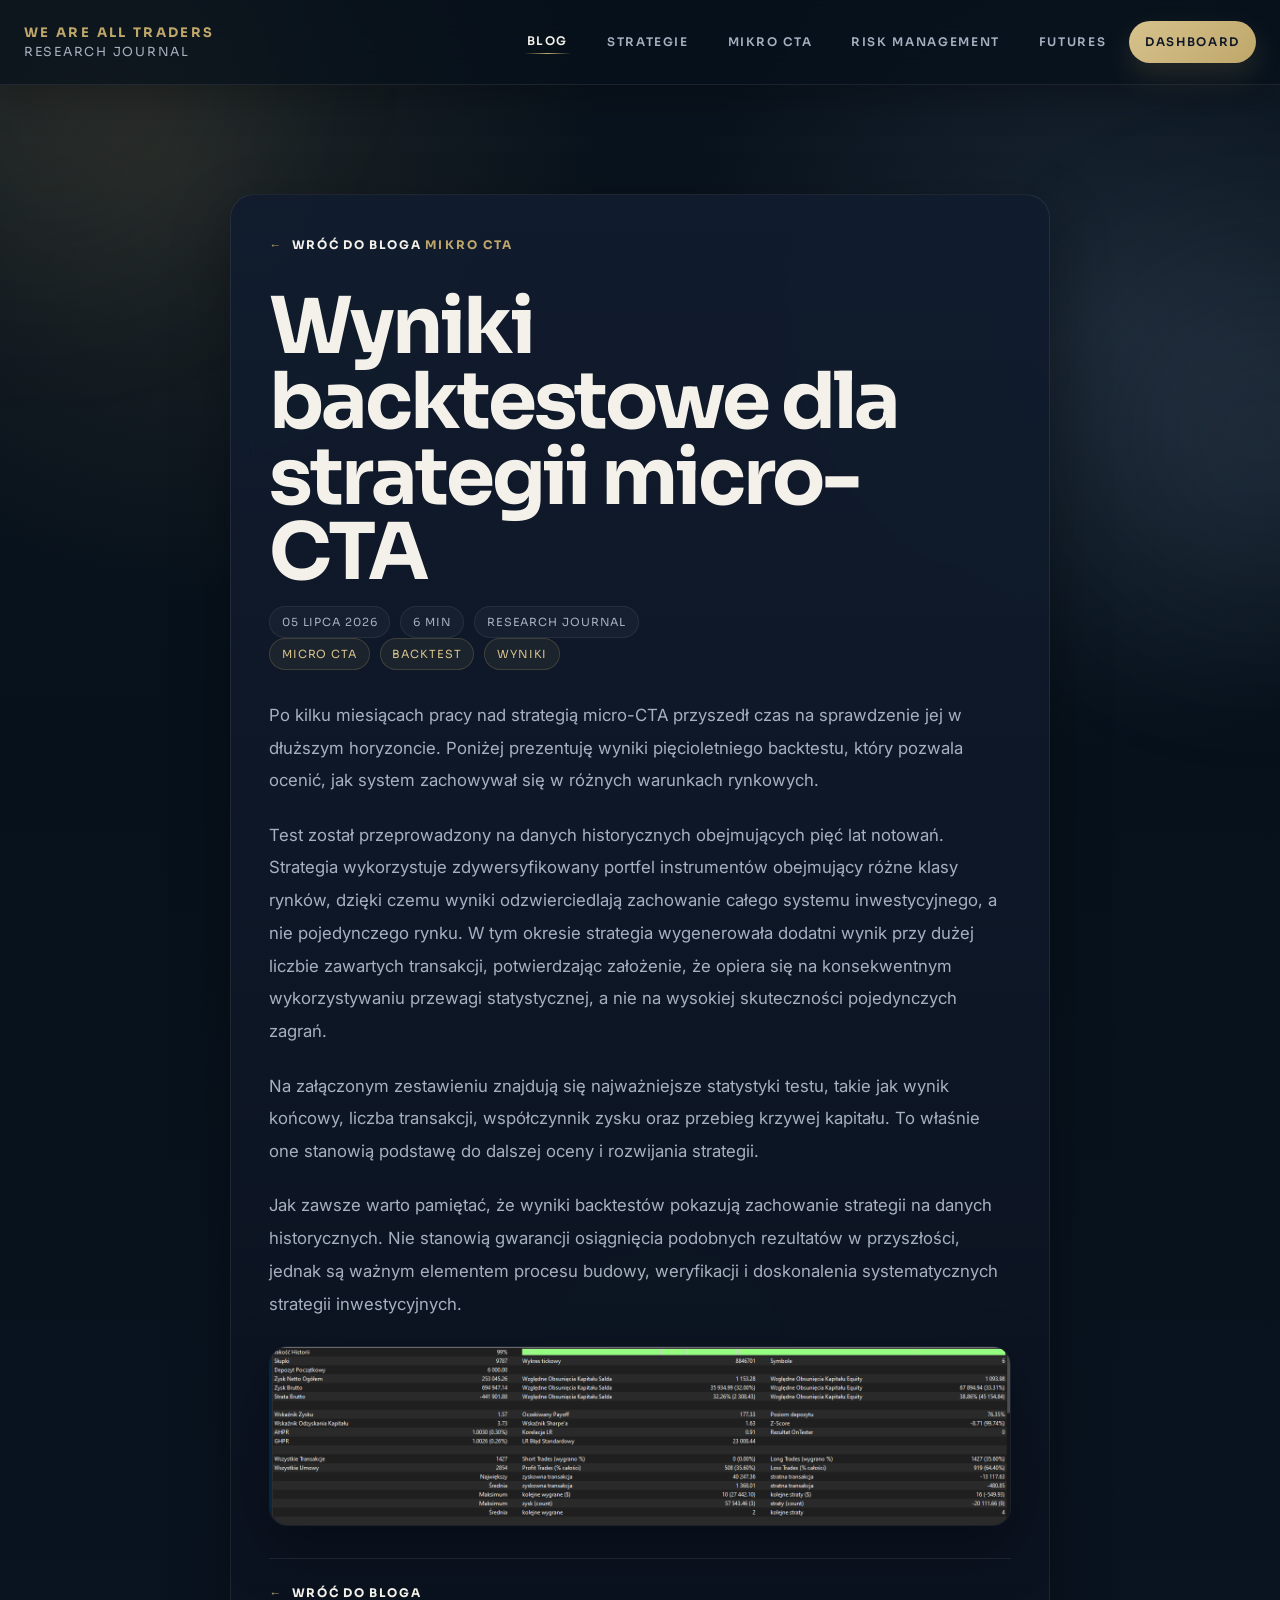
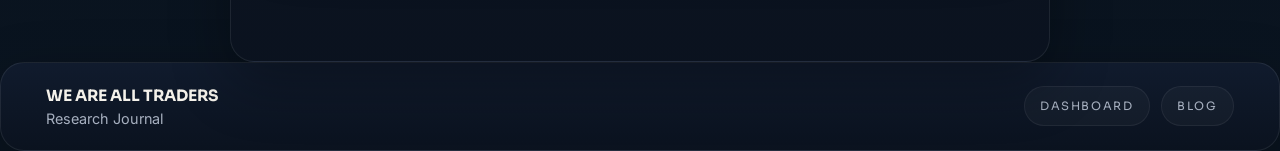
<file: blog/posts/wyniki-backtestowe-micro-cta.html>
<!DOCTYPE html>
<html lang="pl">
<head>
  <meta charset="UTF-8">
  <meta name="viewport" content="width=device-width, initial-scale=1.0">
  <title>Wyniki backtestowe dla strategii micro-CTA | Research Journal | WE ARE ALL TRADERS</title>
  <meta name="description" content="Pięcioletni backtest strategii micro-CTA pokazuje 253 045,26 PLN zysk netto przy 1 427 długich transakcjach i 35,6% trafień. Wyniki historyczne, nie prognoza.">
  <meta property="og:title" content="Wyniki backtestowe dla strategii micro-CTA">
  <meta property="og:description" content="Pięcioletni backtest strategii micro-CTA pokazuje 253 045,26 PLN zysk netto przy 1 427 długich transakcjach i 35,6% trafień. Wyniki historyczne, nie prognoza.">
  <meta property="og:type" content="article">
  <meta property="og:url" content="https://wearealltraders.pl/blog/posts/wyniki-backtestowe-micro-cta.html">
  <meta property="og:site_name" content="WE ARE ALL TRADERS">
  <link rel="preconnect" href="https://fonts.googleapis.com">
  <link rel="preconnect" href="https://fonts.gstatic.com" crossorigin>
  <link href="https://fonts.googleapis.com/css2?family=Inter:wght@400;500;600;700;800&family=Sora:wght@400;500;600;700;800&display=swap" rel="stylesheet">
  <link rel="stylesheet" href="../style-blog.css">
  <script defer src="../lightbox.js"></script>
</head>
<body class="article-page">
  <div class="blog-shell">
    <div class="ambient ambient-a"></div>
    <div class="ambient ambient-b"></div>

    <header class="site-header">
      <div class="container header-inner">
        <a class="brand" href="../index.html" aria-label="Strona główna bloga">
          <span class="brand-mark">WE ARE ALL TRADERS</span>
          <span class="brand-sub">Research Journal</span>
        </a>

        <nav class="main-nav" aria-label="Główna nawigacja">
          <a href="../index.html" class="is-active">Blog</a>
          <a href="../index.html#categories">Strategie</a>
          <a href="../index.html#categories">Mikro CTA</a>
          <a href="../index.html#categories">Risk Management</a>
          <a href="../index.html#categories">Futures</a>
          <a href="../../index.html" class="nav-cta">Dashboard</a>
        </nav>
      </div>
    </header>

    <main class="masthead">
      <div class="container">
        <article class="article-shell">
          <a class="back-link" href="../index.html"><span>&larr;</span> Wróć do bloga</a>
          <span class="category-badge">Mikro CTA</span>
          <h1 class="article-title">Wyniki backtestowe dla strategii micro-CTA</h1>

          <div class="article-meta">
            <span class="meta-chip">05 lipca 2026</span>
            <span class="meta-chip">6 min</span>
            <span class="meta-chip">Research Journal</span>
          </div>

          <div class="tag-row">
            <span class="tag">Micro CTA</span>
            <span class="tag">Backtest</span>
            <span class="tag">Wyniki</span>
          </div>

          <div class="article-body">
            <p>Po kilku miesiącach pracy nad strategią micro-CTA przyszedł czas na sprawdzenie jej w dłuższym horyzoncie. Poniżej prezentuję wyniki pięcioletniego backtestu, który pozwala ocenić, jak system zachowywał się w różnych warunkach rynkowych.</p>

            <p>Test został przeprowadzony na danych historycznych obejmujących pięć lat notowań. Strategia wykorzystuje zdywersyfikowany portfel instrumentów obejmujący różne klasy rynków, dzięki czemu wyniki odzwierciedlają zachowanie całego systemu inwestycyjnego, a nie pojedynczego rynku. W tym okresie strategia wygenerowała dodatni wynik przy dużej liczbie zawartych transakcji, potwierdzając założenie, że opiera się na konsekwentnym wykorzystywaniu przewagi statystycznej, a nie na wysokiej skuteczności pojedynczych zagrań.</p>

            <p>Na załączonym zestawieniu znajdują się najważniejsze statystyki testu, takie jak wynik końcowy, liczba transakcji, współczynnik zysku oraz przebieg krzywej kapitału. To właśnie one stanowią podstawę do dalszej oceny i rozwijania strategii.</p>

            <p>Jak zawsze warto pamiętać, że wyniki backtestów pokazują zachowanie strategii na danych historycznych. Nie stanowią gwarancji osiągnięcia podobnych rezultatów w przyszłości, jednak są ważnym elementem procesu budowy, weryfikacji i doskonalenia systematycznych strategii inwestycyjnych.</p>

            <img src="../images/Wynik_strategii_portfelowej_5lat_backtesty.PNG" alt="Zrzut ekranu wyników pięcioletniego backtestu micro-CTA z bilansem, wskaźnikami jakości, liczbą transakcji i procentem trafień." />

          </div>

          <footer class="article-footer">
            <a class="back-link" href="../index.html"><span>&larr;</span> Wróć do bloga</a>
          </footer>
        </article>
      </div>
    </main>

    <footer class="site-footer">
      <div class="container footer-inner">
        <div class="footer-copy">
          <strong>WE ARE ALL TRADERS</strong>
          <span>Research Journal</span>
        </div>

        <div class="footer-links">
          <a href="../../index.html">Dashboard</a>
          <a href="../index.html">Blog</a>
        </div>
      </div>
    </footer>
  </div>
</body>
</html>
</file>
<file: blog/style-blog.css>
:root {
  --bg-main: #07111b;
  --bg-secondary: #0e1726;
  --bg-card: #111c2e;
  --bg-soft: rgba(15, 23, 42, 0.86);
  --accent: #bfa76a;
  --accent-bright: #d7c28d;
  --steel: #7c93b5;
  --text-primary: #f4f1ea;
  --text-secondary: #a7b0c0;
  --border: rgba(255, 255, 255, 0.08);
  --positive: #4caf50;
  --negative: #d9534f;
  --shadow-soft: 0 20px 60px rgba(0, 0, 0, 0.32);
  --shadow-strong: 0 28px 84px rgba(0, 0, 0, 0.4);
  --radius-xl: 32px;
  --radius-lg: 24px;
  --radius-md: 18px;
  --radius-sm: 12px;
  --container: min(1240px, calc(100vw - 48px));
  --article-width: 820px;
}

*,
*::before,
*::after {
  box-sizing: border-box;
}

html,
body {
  max-width: 100%;
  overflow-x: hidden;
}

html {
  scroll-behavior: smooth;
}

body {
  margin: 0;
  min-width: 320px;
  font-family: "Inter", sans-serif;
  color: var(--text-primary);
  background:
    radial-gradient(circle at 14% 10%, rgba(191, 167, 106, 0.12), transparent 22%),
    radial-gradient(circle at 86% 18%, rgba(124, 147, 181, 0.15), transparent 24%),
    radial-gradient(circle at 52% 78%, rgba(191, 167, 106, 0.06), transparent 18%),
    linear-gradient(180deg, #09131d 0%, #07111b 44%, #0a1420 100%);
}

body::before {
  content: "";
  position: fixed;
  inset: 0;
  z-index: 0;
  pointer-events: none;
  background-image:
    linear-gradient(rgba(255, 255, 255, 0.02) 1px, transparent 1px),
    linear-gradient(90deg, rgba(255, 255, 255, 0.02) 1px, transparent 1px);
  background-size: 84px 84px;
  mask-image: radial-gradient(circle at center, black 38%, transparent 90%);
  opacity: 0.18;
}

a {
  color: inherit;
  text-decoration: none;
}

img {
  display: block;
  max-width: 100%;
  height: auto;
}

code,
pre {
  font-family: Consolas, "Courier New", monospace;
}

.blog-shell {
  position: relative;
  overflow: clip;
}

.ambient {
  position: absolute;
  z-index: 0;
  pointer-events: none;
  border-radius: 999px;
  filter: blur(90px);
}

.ambient-a {
  top: -8rem;
  left: -9rem;
  width: 24rem;
  height: 24rem;
  background: rgba(191, 167, 106, 0.09);
}

.ambient-b {
  top: 16rem;
  right: -10rem;
  width: 22rem;
  height: 22rem;
  background: rgba(124, 147, 181, 0.12);
}

.ambient-c {
  top: 70rem;
  left: 22%;
  width: 18rem;
  height: 18rem;
  background: rgba(191, 167, 106, 0.06);
}

.container {
  position: relative;
  z-index: 1;
  width: var(--container);
  max-width: 100%;
  margin-inline: auto;
}

.site-header {
  position: sticky;
  top: 0;
  z-index: 20;
  backdrop-filter: blur(18px);
  background: rgba(7, 17, 27, 0.7);
  border-bottom: 1px solid var(--border);
  box-shadow: 0 14px 36px rgba(0, 0, 0, 0.22);
}

.header-inner {
  min-height: 84px;
  display: flex;
  align-items: center;
  justify-content: space-between;
  gap: 1.5rem;
}

.brand {
  display: inline-flex;
  flex-direction: column;
  gap: 0.24rem;
}

.brand-mark,
.brand-sub,
.eyebrow,
.panel-kicker,
.category-badge,
.pill,
.button,
.main-nav a,
.tag,
.meta-chip,
.back-link,
.read-more {
  font-family: "Sora", sans-serif;
}

.brand-mark {
  color: var(--accent);
  font-size: 0.82rem;
  font-weight: 700;
  letter-spacing: 0.18em;
  text-transform: uppercase;
}

.brand-sub {
  color: var(--text-secondary);
  font-size: 0.78rem;
  letter-spacing: 0.14em;
  text-transform: uppercase;
}

.main-nav {
  display: flex;
  align-items: center;
  justify-content: flex-end;
  flex-wrap: wrap;
  row-gap: 0.45rem;
  column-gap: 0.42rem;
}

.main-nav a {
  display: inline-flex;
  align-items: center;
  justify-content: center;
  min-height: 42px;
  padding: 0.72rem 1rem;
  border-radius: 999px;
  color: var(--text-secondary);
  font-size: 0.74rem;
  font-weight: 600;
  letter-spacing: 0.14em;
  text-transform: uppercase;
  transition: transform 180ms ease, color 180ms ease, background-color 180ms ease, border-color 180ms ease;
}

.main-nav a:hover,
.main-nav a:focus,
.main-nav a.is-active {
  color: var(--text-primary);
  transform: translateY(-1px);
}

.main-nav a:not(.nav-cta) {
  position: relative;
}

.main-nav a:not(.nav-cta)::after {
  content: "";
  position: absolute;
  left: 18%;
  right: 18%;
  bottom: 8px;
  height: 1px;
  background: linear-gradient(90deg, transparent, var(--accent), transparent);
  opacity: 0;
  transform: scaleX(0.7);
  transition: opacity 180ms ease, transform 180ms ease;
}

.main-nav a:not(.nav-cta):hover::after,
.main-nav a:not(.nav-cta):focus::after,
.main-nav a.is-active::after {
  opacity: 1;
  transform: scaleX(1);
}

.nav-cta {
  color: #0e1726 !important;
  background: linear-gradient(135deg, var(--accent-bright) 0%, var(--accent) 100%);
  box-shadow: 0 12px 28px rgba(191, 167, 106, 0.16);
}

.masthead,
.categories-section,
.featured-section,
.posts-section {
  padding: clamp(3rem, 6vw, 5rem) 0 0;
}

.masthead-grid {
  display: grid;
  grid-template-columns: minmax(0, 1.05fr) minmax(320px, 0.95fr);
  gap: clamp(2rem, 4vw, 3rem);
  align-items: center;
}

.eyebrow,
.panel-kicker,
.category-badge {
  display: inline-flex;
  align-items: center;
  color: var(--accent);
  font-size: 0.74rem;
  font-weight: 700;
  letter-spacing: 0.18em;
  text-transform: uppercase;
}

.masthead h1,
.section-heading h2,
.featured-title,
.post-title,
.article-title,
.masthead-panel h2,
.article-body h2,
.article-body h3,
.article-body h4 {
  margin: 0;
  font-family: "Sora", sans-serif;
  letter-spacing: -0.04em;
}

.masthead h1 {
  margin-top: 0.9rem;
  font-size: clamp(2.8rem, 7vw, 4.9rem);
  line-height: 0.96;
}

.masthead-lead {
  margin: 1.4rem 0 1rem;
  color: var(--text-primary);
  font-size: 1.08rem;
  line-height: 1.8;
}

.masthead-text,
.masthead-panel p,
.section-heading p,
.featured-excerpt,
.post-excerpt,
.footer-copy span,
.article-body,
.article-body p,
.article-body ul,
.article-body ol,
.callout p {
  color: var(--text-secondary);
}

.masthead-text,
.masthead-panel p,
.section-heading p {
  margin: 0;
  line-height: 1.84;
}

.masthead-actions {
  display: flex;
  flex-wrap: wrap;
  gap: 0.9rem;
  margin-top: 1.9rem;
}

.button {
  display: inline-flex;
  align-items: center;
  justify-content: center;
  min-height: 50px;
  padding: 0.92rem 1.35rem;
  border-radius: 999px;
  border: 1px solid transparent;
  font-size: 0.8rem;
  font-weight: 700;
  letter-spacing: 0.14em;
  text-transform: uppercase;
  transition: transform 180ms ease, box-shadow 180ms ease, border-color 180ms ease, background-color 180ms ease;
}

.button:hover,
.button:focus {
  transform: translateY(-2px);
}

.button-primary {
  color: #0e1726;
  background: linear-gradient(135deg, var(--accent-bright) 0%, var(--accent) 100%);
  box-shadow: 0 14px 30px rgba(191, 167, 106, 0.16);
}

.button-secondary {
  color: var(--text-primary);
  border-color: rgba(191, 167, 106, 0.22);
  background: rgba(255, 255, 255, 0.03);
}

.masthead-panel,
.metric-card,
.featured-card,
.post-card,
.pill-row,
.site-footer,
.article-shell,
.table-wrap,
.callout {
  border: 1px solid var(--border);
  background: linear-gradient(180deg, rgba(17, 28, 46, 0.96) 0%, rgba(11, 19, 31, 0.96) 100%);
  box-shadow: var(--shadow-soft);
}

.masthead-panel,
.featured-card,
.post-card,
.site-footer,
.article-shell {
  border-radius: var(--radius-lg);
  backdrop-filter: blur(14px);
}

.masthead-panel {
  padding: clamp(1.4rem, 3vw, 1.8rem);
}

.masthead-panel h2 {
  margin: 0.7rem 0 0.85rem;
  font-size: clamp(1.35rem, 3vw, 1.95rem);
  line-height: 1.18;
}

.mini-metrics {
  display: grid;
  grid-template-columns: repeat(3, minmax(0, 1fr));
  gap: 0.9rem;
  margin-top: 1.4rem;
}

.metric-card {
  padding: 1rem;
  border-radius: var(--radius-sm);
}

.metric-card span {
  display: block;
  color: var(--text-secondary);
  font-size: 0.76rem;
  letter-spacing: 0.08em;
  text-transform: uppercase;
}

.metric-card strong {
  display: block;
  margin-top: 0.4rem;
  color: var(--text-primary);
  font-family: "Sora", sans-serif;
  font-size: 1rem;
}

.section-heading {
  display: flex;
  flex-wrap: wrap;
  align-items: end;
  justify-content: space-between;
  gap: 1rem;
  margin-bottom: 1.35rem;
}

.section-heading-compact {
  align-items: center;
}

.section-heading h2 {
  margin-top: 0.45rem;
  font-size: clamp(1.8rem, 3vw, 2.6rem);
  line-height: 1.08;
}

.section-heading p {
  max-width: 40rem;
}

.pill-row {
  display: flex;
  flex-wrap: wrap;
  align-items: center;
  justify-content: flex-start;
  row-gap: 0.75rem;
  column-gap: 0.75rem;
  padding: 1rem;
  border-radius: var(--radius-lg);
}

.pill {
  display: inline-flex;
  align-items: center;
  min-height: 40px;
  padding: 0.7rem 0.95rem;
  border-radius: 999px;
  border: 1px solid rgba(255, 255, 255, 0.08);
  background: rgba(255, 255, 255, 0.03);
  color: var(--text-secondary);
  font-size: 0.72rem;
  font-weight: 700;
  letter-spacing: 0.12em;
  text-transform: uppercase;
  white-space: nowrap;
  scroll-margin-top: 110px;
  transition: transform 180ms ease, color 180ms ease, border-color 180ms ease, background-color 180ms ease;
}

.pill:hover,
.pill:focus,
.pill.is-active {
  color: var(--text-primary);
  border-color: rgba(191, 167, 106, 0.24);
  background: rgba(191, 167, 106, 0.1);
  transform: translateY(-1px);
}

.featured-card {
  display: grid;
  grid-template-columns: minmax(0, 1.1fr) minmax(220px, 0.7fr);
  gap: 1.4rem;
  padding: 1.6rem;
}

.featured-copy {
  display: flex;
  flex-direction: column;
}

.featured-title {
  margin-top: 0.8rem;
  font-size: clamp(1.8rem, 3vw, 2.45rem);
  line-height: 1.1;
}

.featured-excerpt {
  margin: 1rem 0 0;
  line-height: 1.84;
}

.featured-side {
  display: grid;
  gap: 0.9rem;
  align-content: start;
}

.posts-grid {
  display: grid;
  grid-template-columns: repeat(3, minmax(0, 1fr));
  gap: 1.2rem;
}

.post-card {
  display: flex;
  flex-direction: column;
  min-height: 100%;
  padding: 1.45rem;
  transition: transform 180ms ease, border-color 180ms ease, box-shadow 180ms ease;
}

.post-card:hover,
.post-card:focus-within {
  transform: translateY(-4px);
  border-color: rgba(191, 167, 106, 0.24);
  box-shadow: var(--shadow-strong);
}

.post-title {
  margin-top: 0.8rem;
  font-size: 1.32rem;
  line-height: 1.18;
}

.post-title a:hover,
.post-title a:focus,
.featured-title a:hover,
.featured-title a:focus,
.article-title a:hover,
.article-title a:focus {
  color: var(--accent-bright);
}

.meta-row,
.tag-row,
.article-meta {
  display: flex;
  flex-wrap: wrap;
  gap: 0.65rem;
}

.meta-row {
  margin-top: 1rem;
}

.post-excerpt {
  margin: 0.95rem 0 0;
  line-height: 1.82;
}

.meta-chip,
.tag {
  display: inline-flex;
  align-items: center;
  min-height: 32px;
  padding: 0.42rem 0.72rem;
  border-radius: 999px;
  font-size: 0.7rem;
  letter-spacing: 0.08em;
  text-transform: uppercase;
}

.meta-chip {
  color: var(--text-secondary);
  border: 1px solid rgba(255, 255, 255, 0.07);
  background: rgba(255, 255, 255, 0.03);
}

.tag {
  color: var(--accent-bright);
  border: 1px solid rgba(191, 167, 106, 0.22);
  background: rgba(191, 167, 106, 0.08);
}

.card-footer {
  margin-top: auto;
  padding-top: 1.15rem;
}

.read-more {
  display: inline-flex;
  align-items: center;
  gap: 0.55rem;
  color: var(--text-primary);
  font-size: 0.74rem;
  font-weight: 700;
  letter-spacing: 0.14em;
  text-transform: uppercase;
}

.read-more span,
.back-link span {
  color: var(--accent);
}

#lightboxOverlay {
  position: fixed;
  inset: 0;
  display: none;
  align-items: center;
  justify-content: center;
  background: rgba(0, 0, 0, 0.88);
  z-index: 1000;
  opacity: 0;
  pointer-events: none;
  transition: opacity 220ms ease;
}

#lightboxOverlay.is-open {
  display: flex;
  opacity: 1;
  pointer-events: auto;
}

.lightbox-frame {
  position: relative;
  max-width: min(95vw, 1200px);
  max-height: 95vh;
  padding: 1rem;
  transform: scale(0.98);
  transition: transform 220ms ease;
}

#lightboxOverlay.is-open .lightbox-frame {
  transform: scale(1);
}

.lightbox-img {
  display: block;
  width: 100%;
  max-height: 95vh;
  max-width: 95vw;
  object-fit: contain;
  border-radius: 12px;
  box-shadow: 0 32px 90px rgba(0, 0, 0, 0.6);
  opacity: 0;
  transform: scale(0.98);
  transition: opacity 220ms ease, transform 220ms ease;
}

#lightboxOverlay.is-open .lightbox-img {
  opacity: 1;
  transform: scale(1);
}

.article-body img {
  transition: transform 220ms ease, box-shadow 220ms ease;
  cursor: zoom-in;
}

.article-body img:hover,
.article-body img:focus-visible {
  transform: scale(1.02);
}

.lightbox-close {
  position: absolute;
  top: 0.8rem;
  right: 0.8rem;
  width: 2.6rem;
  height: 2.6rem;
  border: none;
  border-radius: 999px;
  background: rgba(255, 255, 255, 0.1);
  color: var(--text-primary);
  cursor: pointer;
}

.lightbox-close::before,
.lightbox-close::after {
  content: "";
  position: absolute;
  inset: 50% auto auto 50%;
  width: 1.1rem;
  height: 2px;
  background: currentColor;
  transform: translate(-50%, -50%) rotate(45deg);
}

.lightbox-close::after {
  transform: translate(-50%, -50%) rotate(-45deg);
}


.footer-inner {
  display: flex;
  flex-wrap: wrap;
  align-items: center;
  justify-content: space-between;
  gap: 1rem;
  padding: 1.4rem;
}

.footer-copy strong {
  display: block;
  font-family: "Sora", sans-serif;
  font-size: 0.98rem;
}

.footer-copy span {
  display: block;
  margin-top: 0.3rem;
  font-size: 0.9rem;
}

.footer-links {
  display: flex;
  flex-wrap: wrap;
  gap: 0.7rem;
}

.footer-links a {
  display: inline-flex;
  align-items: center;
  min-height: 40px;
  padding: 0.68rem 0.95rem;
  border-radius: 999px;
  border: 1px solid rgba(255, 255, 255, 0.06);
  background: rgba(255, 255, 255, 0.03);
  color: var(--text-secondary);
  font-family: "Sora", sans-serif;
  font-size: 0.72rem;
  letter-spacing: 0.14em;
  text-transform: uppercase;
}

.footer-links a:hover,
.footer-links a:focus {
  color: var(--text-primary);
  border-color: rgba(191, 167, 106, 0.24);
}

.article-page .masthead {
  padding-bottom: 0;
}

.article-shell {
  width: min(var(--article-width), 100%);
  margin: 2rem auto 0;
  padding: clamp(1.5rem, 3vw, 2.4rem);
}

.back-link {
  display: inline-flex;
  align-items: center;
  gap: 0.55rem;
  margin-bottom: 1.4rem;
  color: var(--text-primary);
  font-size: 0.74rem;
  font-weight: 700;
  letter-spacing: 0.14em;
  text-transform: uppercase;
}

.article-title {
  font-size: clamp(2rem, 4vw, 3.4rem);
  line-height: 1.04;
}

.article-meta {
  margin-top: 1rem;
}

.article-body {
  margin-top: 1.8rem;
  font-size: 1.05rem;
  line-height: 1.95;
}

.article-body > *:first-child {
  margin-top: 0;
}

.article-body h2,
.article-body h3,
.article-body h4 {
  color: var(--text-primary);
  line-height: 1.2;
}

.article-body h2 {
  margin: 2.2rem 0 0.9rem;
  font-size: 1.9rem;
}

.article-body h3 {
  margin: 2rem 0 0.85rem;
  font-size: 1.45rem;
}

.article-body h4 {
  margin: 1.8rem 0 0.75rem;
  font-size: 1.15rem;
}

.article-body p,
.article-body ul,
.article-body ol,
.article-body blockquote,
.callout,
.table-wrap,
.article-body pre {
  margin: 0 0 1.35rem;
}

.article-body li {
  margin-bottom: 0.45rem;
}

.article-body a {
  color: var(--accent-bright);
  text-decoration: underline;
  text-decoration-color: rgba(215, 194, 141, 0.34);
  text-underline-offset: 0.18em;
}

.article-body blockquote {
  padding: 1.25rem 1.4rem;
  border-left: 3px solid var(--accent);
  border-radius: 0 var(--radius-sm) var(--radius-sm) 0;
  background: rgba(255, 255, 255, 0.03);
  color: var(--text-primary);
}

.callout {
  padding: 1.15rem 1.3rem;
  border: 1px solid rgba(124, 147, 181, 0.3);
  border-radius: var(--radius-md);
  background: rgba(124, 147, 181, 0.08);
}

.callout strong {
  display: block;
  margin-bottom: 0.4rem;
  color: var(--text-primary);
  font-family: "Sora", sans-serif;
  font-size: 0.92rem;
  letter-spacing: 0.08em;
  text-transform: uppercase;
}

.table-wrap {
  overflow-x: auto;
  border-radius: var(--radius-md);
}

.article-body table {
  min-width: 560px;
}

.article-body th,
.article-body td {
  padding: 0.9rem 1rem;
  border-bottom: 1px solid rgba(255, 255, 255, 0.06);
  text-align: left;
}

.article-body th {
  background: rgba(255, 255, 255, 0.04);
  color: var(--text-primary);
  font-family: "Sora", sans-serif;
  font-size: 0.82rem;
  letter-spacing: 0.08em;
  text-transform: uppercase;
}

.article-body td {
  color: var(--text-secondary);
}

.article-body pre {
  padding: 1.1rem 1.2rem;
  overflow-x: auto;
  border: 1px solid rgba(255, 255, 255, 0.06);
  border-radius: var(--radius-sm);
  background: rgba(8, 14, 28, 0.92);
  color: #dce7f8;
}

.article-body code {
  padding: 0.16rem 0.34rem;
  border-radius: 6px;
  background: rgba(255, 255, 255, 0.05);
  color: var(--text-primary);
}

.article-body img {
  margin: 1.6rem auto;
  border-radius: var(--radius-md);
  border: 1px solid rgba(255, 255, 255, 0.06);
  box-shadow: var(--shadow-soft);
}

.article-footer {
  margin-top: 2rem;
  padding-top: 1.4rem;
  border-top: 1px solid var(--border);
}

@media (max-width: 1080px) {
  .masthead-grid,
  .featured-card {
    grid-template-columns: 1fr;
  }

  .posts-grid {
    grid-template-columns: repeat(2, minmax(0, 1fr));
  }

  .mini-metrics {
    grid-template-columns: 1fr;
  }
}

@media (max-width: 860px) {
  :root {
    --container: min(100vw - 28px, 100%);
  }

  .header-inner {
    padding: 1rem 0;
    align-items: flex-start;
  }

  .main-nav {
    justify-content: flex-start;
  }

  .posts-grid {
    grid-template-columns: 1fr;
  }
}

@media (max-width: 640px) {
  .masthead,
  .categories-section,
  .featured-section,
  .posts-section {
    padding-top: 2.4rem;
  }

  .masthead h1 {
    font-size: 2.55rem;
  }

  .article-title {
    font-size: 2rem;
  }

  .masthead-panel,
  .featured-card,
  .post-card,
  .article-shell,
  .site-footer,
  .pill-row {
    border-radius: 20px;
  }

  .article-body {
    font-size: 1rem;
    line-height: 1.85;
  }
}
</file>
